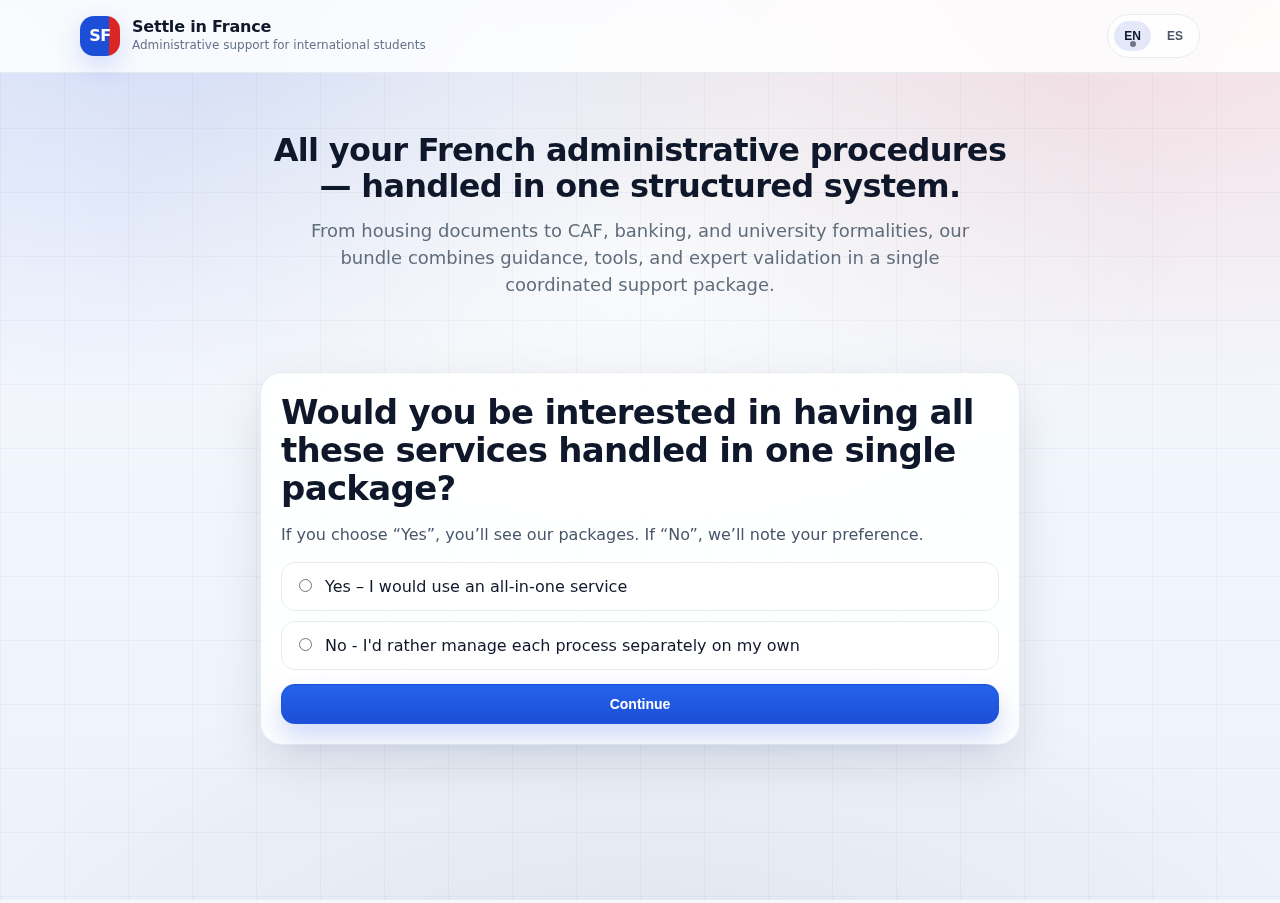
<file: index.html>
<!doctype html>
<html lang="en">
<head>
  <meta charset="utf-8" />
  <meta name="viewport" content="width=device-width,initial-scale=1" />
  <title>Settle in France — Quick question</title>
  <link rel="stylesheet" href="styles.css?v=4" />
</head>

<body id="top">

  <header class="topbar">
    <div class="container topbar__inner">

      <div class="brand">
        <div class="brand__mark" aria-hidden="true">SF</div>
        <div class="brand__text">
          <div class="brand__name">Settle in France</div>
          <div class="brand__tag" data-i18n="brand_tag_index">Administrative support for international students</div>
        </div>
      </div>

      <div class="lang">
        <button class="lang__btn" type="button" onclick="setLang('en')" id="langEn">EN</button>
        <button class="lang__btn" type="button" onclick="setLang('es')" id="langEs">ES</button>
      </div>

    </div>
  </header>

  <main>

    <section class="hero">
      <div class="container narrow">
        <h1 class="hero__title" data-i18n="hero_title">
          All your French administrative procedures — handled in one structured system.
        </h1>

        <p class="hero__subtitle" data-i18n="hero_subtitle">
          From housing documents to CAF, banking, and university formalities,
          our bundle combines guidance, tools, and expert validation in a single coordinated support package.
        </p>
      </div>
    </section>

    <!-- PHASE 1 -->
    <section class="section">
      <div class="container narrow">
        <div class="card card--center">

          <h1 class="h1" data-i18n="p1_title">
            Would you be interested in having all these services handled in one single package?
          </h1>

          <p class="muted" data-i18n="p1_sub">
            If you choose “Yes”, you’ll see our packages. If “No”, we’ll note your preference.
          </p>

          <div class="yesno">
            <label class="radio">
              <input type="radio" name="bundle" value="yes" />
              <span data-i18n="p1_yes">Yes – I would use an all-in-one service</span>
            </label>

            <label class="radio">
              <input type="radio" name="bundle" value="no" />
              <span data-i18n="p1_no">No - I'd rather manage each process separately on my own</span>
            </label>
          </div>

          <button class="btn btn--primary btn--full" type="button" onclick="submitPhase1()">
            <span data-i18n="p1_continue">Continue</span>
          </button>

          <div id="thanksBox" class="thanks" hidden data-i18n="p1_thanks">Thanks for your answer.</div>

        </div>
      </div>
    </section>

    <!-- PHASE 4 & 5 (QUICK CHECK) -->
    <section class="section" id="quickCheckSection" hidden>
      <div class="container narrow">
        <div class="card card--center">

          <h2 class="h2" data-i18n="qc_title">Quick 1-minute check</h2>
          <p class="muted" data-i18n="qc_sub">
            Help us quantify the time and stress behind administrative procedures.
          </p>

          <!-- TIME-LOSS -->
          <div class="form-row" style="margin-top:14px;">
            <label class="label" data-i18n="qc_q_time">How many hours do you expect to spend managing procedures?</label>

            <div class="yesno">
              <label class="radio">
                <input type="radio" name="hoursBucket" value="0-5">
                <span data-i18n="qc_time_1">0–5 hours</span>
              </label>

              <label class="radio">
                <input type="radio" name="hoursBucket" value="5-10">
                <span data-i18n="qc_time_2">5–10 hours</span>
              </label>

              <label class="radio">
                <input type="radio" name="hoursBucket" value="10-20">
                <span data-i18n="qc_time_3">10–20 hours</span>
              </label>

              <label class="radio">
                <input type="radio" name="hoursBucket" value="20+">
                <span data-i18n="qc_time_4">20+ hours</span>
              </label>
            </div>
          </div>

          <!-- STRESS -->
          <div class="form-row" style="margin-top:14px;">
            <label class="label" data-i18n="qc_q_stress">How stressful does it feel?</label>

            <div class="stress">
              <button class="stress__btn" type="button" onclick="setStress(1)">1</button>
              <button class="stress__btn" type="button" onclick="setStress(2)">2</button>
              <button class="stress__btn" type="button" onclick="setStress(3)">3</button>
              <button class="stress__btn" type="button" onclick="setStress(4)">4</button>
              <button class="stress__btn" type="button" onclick="setStress(5)">5</button>
            </div>

            <div class="tiny muted" id="stressHint" data-i18n="qc_stress_hint">
              1 = not stressful · 5 = extremely stressful
            </div>
          </div>

          <button class="btn btn--primary btn--full" type="button" onclick="submitQuickCheck()">
            <span data-i18n="qc_submit">Submit</span>
          </button>

        </div>
      </div>
    </section>

  </main>

  <script>
    /* ============================
       CONFIG
    ============================ */
    const SUPABASE_URL = "https://oljeghivxtdfnlgqqrlt.supabase.co";
    const SUPABASE_ANON_KEY = "sb_publishable_mV8zSvwppl_cHDDVp3q4PA_qfA65R5F";

    const SESSION_KEY = "sf_session_id_v1";
    const LANG_KEY = "sf_lang_v1";

    /* ============================
       SESSION + LANGUAGE
    ============================ */
    function getSessionId() {
      let id = localStorage.getItem(SESSION_KEY);
      if (!id) {
        id = crypto.randomUUID();
        localStorage.setItem(SESSION_KEY, id);
      }
      return id;
    }

    function getLang() {
      return localStorage.getItem(LANG_KEY) || "en";
    }

    /* ============================
       SUPABASE LOGGING
    ============================ */
    async function supabaseInsertEvent(event_type, payload = {}) {
      await fetch(`${SUPABASE_URL}/rest/v1/sif_events`, {
        method: "POST",
        headers: {
          "Content-Type": "application/json",
          "apikey": SUPABASE_ANON_KEY,
          "Authorization": `Bearer ${SUPABASE_ANON_KEY}`,
          "Prefer": "return=minimal"
        },
        body: JSON.stringify({
          session_id: getSessionId(),
          event_type,
          page: "index",
          lang: getLang(),
          payload
        })
      });
    }

    /* ============================
       FLOW LOGIC
    ============================ */
    let phase1Choice = null;
    let selectedStress = null;

    async function submitPhase1() {
      const choice = document.querySelector('input[name="bundle"]:checked')?.value || null;

      if (!choice) {
        alert(t("err_select_yesno"));
        return;
      }

      phase1Choice = choice;

      await supabaseInsertEvent("phase1_bundle_answer", { bundleChoice: choice });

      // Show quick check
      document.getElementById("thanksBox").hidden = true;
      document.getElementById("quickCheckSection").hidden = false;
      document.getElementById("quickCheckSection").scrollIntoView({ behavior: "smooth" });
    }

    function setStress(n) {
      selectedStress = n;
      document.querySelectorAll(".stress__btn").forEach(btn => btn.classList.remove("is-active"));
      document.querySelectorAll(".stress__btn")[n - 1].classList.add("is-active");
    }

    async function submitQuickCheck() {
      const hoursBucket = document.querySelector('input[name="hoursBucket"]:checked')?.value || null;

      if (!hoursBucket) {
        alert(t("err_select_hours"));
        return;
      }
      if (!selectedStress) {
        alert(t("err_select_stress"));
        return;
      }

      await supabaseInsertEvent("phase4_time_loss", { hoursBucket });
      await supabaseInsertEvent("phase5_stress", { stress: selectedStress });

      if (phase1Choice === "yes") {
        window.location.href = "packages.html";
      } else {
        document.getElementById("quickCheckSection").hidden = true;
        document.getElementById("thanksBox").hidden = false;
      }
    }

    /* ============================
       i18n
    ============================ */
    const I18N = {
      en: {
        brand_tag_index: "Administrative support for international students",

        hero_title: "All your French administrative procedures — handled in one structured system.",
        hero_subtitle: "From housing documents to CAF, banking, and university formalities, our bundle combines guidance, tools, and expert validation in a single coordinated support package.",

        p1_title: "Would you be interested in having all these services handled in one single package?",
        p1_sub: "If you choose “Yes”, you’ll see our packages. If “No”, we’ll note your preference.",
        p1_yes: "Yes – I would use an all-in-one service",
        p1_no: "No - I'd rather manage each process separately on my own",
        p1_continue: "Continue",
        p1_thanks: "Thanks for your answer.",

        qc_title: "Quick 1-minute check",
        qc_sub: "Help us quantify the time and stress behind administrative procedures.",
        qc_q_time: "How many hours do you expect to spend managing procedures?",
        qc_time_1: "0–5 hours",
        qc_time_2: "5–10 hours",
        qc_time_3: "10–20 hours",
        qc_time_4: "20+ hours",
        qc_q_stress: "How stressful does it feel?",
        qc_stress_hint: "1 = not stressful · 5 = extremely stressful",
        qc_submit: "Submit",

        err_select_yesno: "Please select Yes or No.",
        err_select_hours: "Please select an hours range.",
        err_select_stress: "Please select a stress level (1–5)."
      },

      es: {
        brand_tag_index: "Apoyo administrativo para estudiantes internacionales",

        hero_title: "Todos tus trámites administrativos en Francia — organizados en un sistema estructurado.",
        hero_subtitle: "Desde documentos de vivienda hasta CAF, banca y formalidades universitarias, nuestro paquete combina orientación, herramientas y validación experta en un único sistema coordinado.",

        p1_title: "¿Te interesaría tener todos estos servicios gestionados en un solo paquete?",
        p1_sub: "Si eliges “Sí”, verás nuestros paquetes. Si eliges “No”, registraremos tu preferencia.",
        p1_yes: "Sí – usaría un servicio todo-en-uno",
        p1_no: "No – prefiero gestionar cada proceso por mi cuenta",
        p1_continue: "Continuar",
        p1_thanks: "Gracias por tu respuesta.",

        qc_title: "Chequeo rápido (1 minuto)",
        qc_sub: "Ayúdanos a medir el tiempo y el estrés de los trámites administrativos.",
        qc_q_time: "¿Cuántas horas crees que dedicarás a gestionar los trámites?",
        qc_time_1: "0–5 horas",
        qc_time_2: "5–10 horas",
        qc_time_3: "10–20 horas",
        qc_time_4: "20+ horas",
        qc_q_stress: "¿Qué tan estresante se siente?",
        qc_stress_hint: "1 = nada estresante · 5 = extremadamente estresante",
        qc_submit: "Enviar",

        err_select_yesno: "Por favor, selecciona Sí o No.",
        err_select_hours: "Por favor, selecciona un rango de horas.",
        err_select_stress: "Por favor, selecciona un nivel de estrés (1–5)."
      }
    };

    function t(key) {
      const lang = getLang();
      return (I18N[lang] && I18N[lang][key]) ? I18N[lang][key] : key;
    }

    function applyTranslations() {
      const lang = getLang();

      document.querySelectorAll("[data-i18n]").forEach(el => {
        const key = el.getAttribute("data-i18n");
        if (I18N[lang] && I18N[lang][key]) el.textContent = I18N[lang][key];
      });

      document.getElementById("langEn").classList.toggle("is-active", lang === "en");
      document.getElementById("langEs").classList.toggle("is-active", lang === "es");
    }

    function setLang(lang) {
      localStorage.setItem(LANG_KEY, lang);
      applyTranslations();
    }

    // init
    applyTranslations();
  </script>

</body>
</html>
</file>
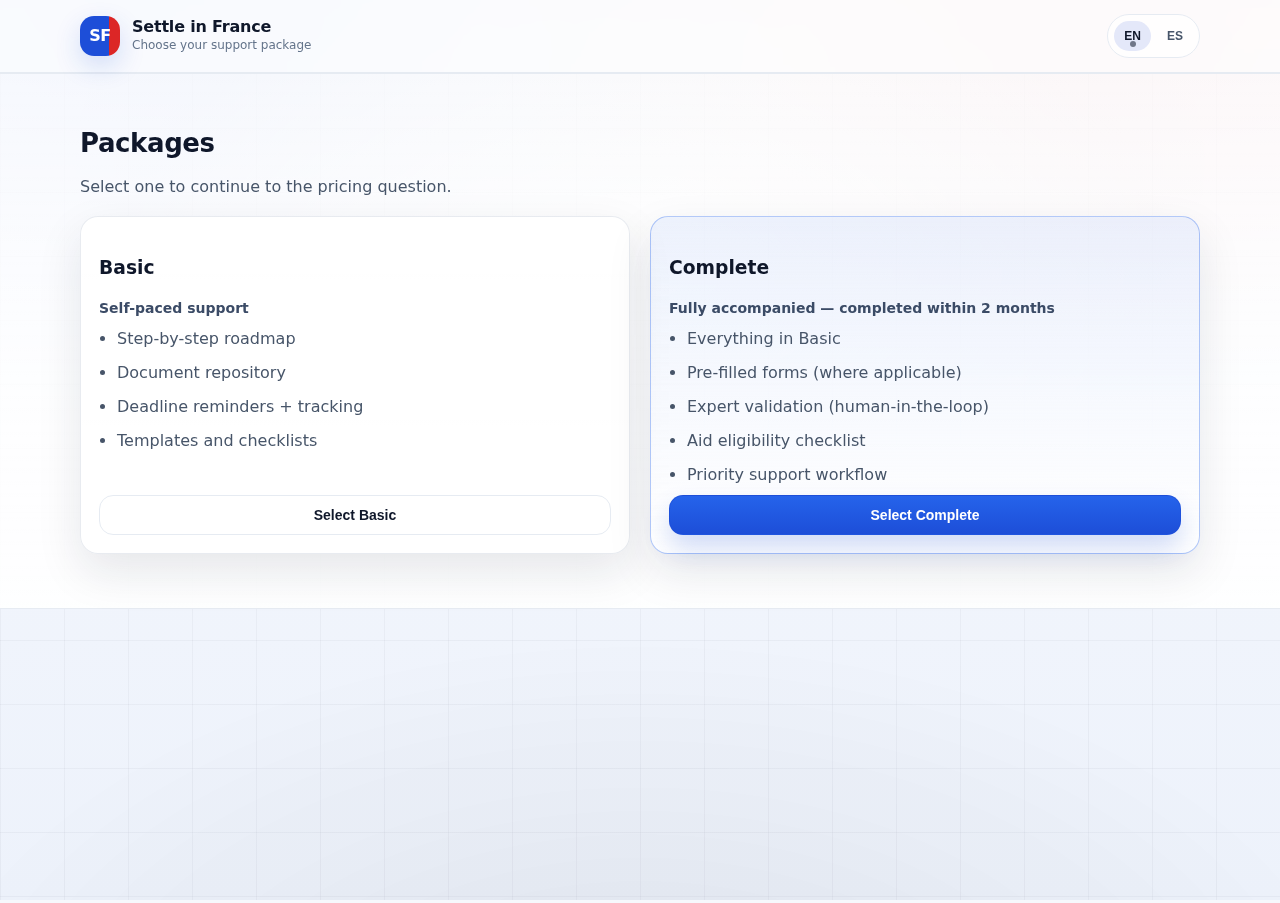
<file: packages.html>
<!doctype html>
<html lang="en">
<head>
  <meta charset="utf-8" />
  <meta name="viewport" content="width=device-width,initial-scale=1" />
  <title>Settle in France — Packages</title>
  <link rel="stylesheet" href="styles.css?v=4" />
</head>

<body id="top">

<header class="topbar">
  <div class="container topbar__inner">

    <div class="brand">
      <div class="brand__mark" aria-hidden="true">SF</div>
      <div class="brand__text">
        <div class="brand__name">Settle in France</div>
        <div class="brand__tag" data-i18n="brand_tag_packages">Choose your support package</div>
      </div>
    </div>

    <div class="lang">
      <button class="lang__btn" type="button" onclick="setLang('en')" id="langEn">EN</button>
      <button class="lang__btn" type="button" onclick="setLang('es')" id="langEs">ES</button>
    </div>

  </div>
</header>

<main>
  <section class="section section--soft">
    <div class="container">

      <div class="section__head">
        <h2 data-i18n="p2_title">Packages</h2>
        <p class="muted" data-i18n="p2_sub">Select one to continue to the pricing question.</p>
      </div>

      <div class="pricing">

        <!-- BASIC -->
        <div class="price-card">
          <div class="price-card__head">
            <h3 data-i18n="basic">Basic</h3>
            <div class="package-subtitle" data-i18n="basic_timeframe">Self-paced support</div>
          </div>

          <ul class="bullets">
            <li data-i18n="basic_b1">Step-by-step roadmap</li>
            <li data-i18n="basic_b2">Document repository</li>
            <li data-i18n="basic_b3">Deadline reminders + tracking</li>
            <li data-i18n="basic_b4">Templates and checklists</li>
          </ul>

          <button class="btn btn--secondary btn--full" type="button" onclick="selectPackage('basic')">
            <span data-i18n="select_basic">Select Basic</span>
          </button>
        </div>

        <!-- COMPLETE -->
        <div class="price-card price-card--highlight">
          <div class="price-card__head">
            <h3 data-i18n="complete">Complete</h3>
            <div class="package-subtitle" data-i18n="complete_timeframe">Fully accompanied — completed within 2 months</div>
          </div>

          <ul class="bullets">
            <li data-i18n="complete_b1">Everything in Basic</li>
            <li data-i18n="complete_b2">Pre-filled forms (where applicable)</li>
            <li data-i18n="complete_b3">Expert validation (human-in-the-loop)</li>
            <li data-i18n="complete_b4">Aid eligibility checklist</li>
            <li data-i18n="complete_b5">Priority support workflow</li>
          </ul>

          <button class="btn btn--primary btn--full" type="button" onclick="selectPackage('complete')">
            <span data-i18n="select_complete">Select Complete</span>
          </button>
        </div>

      </div>

    </div>
  </section>
</main>

<script>
  const SUPABASE_URL = "https://oljeghivxtdfnlgqqrlt.supabase.co";
  const SUPABASE_ANON_KEY = "sb_publishable_mV8zSvwppl_cHDDVp3q4PA_qfA65R5F";

  const SESSION_KEY = "sf_session_id_v1";
  const LANG_KEY = "sf_lang_v1";
  const SELECTED_KEY = "sf_selected_package_v1";

  function getSessionId() {
    let id = localStorage.getItem(SESSION_KEY);
    if (!id) {
      id = crypto.randomUUID();
      localStorage.setItem(SESSION_KEY, id);
    }
    return id;
  }

  function getLang() {
    return localStorage.getItem(LANG_KEY) || "en";
  }

  async function supabaseInsertEvent(event_type, payload = {}) {
    await fetch(`${SUPABASE_URL}/rest/v1/sif_events`, {
      method: "POST",
      headers: {
        "Content-Type": "application/json",
        "apikey": SUPABASE_ANON_KEY,
        "Authorization": `Bearer ${SUPABASE_ANON_KEY}`,
        "Prefer": "return=minimal"
      },
      body: JSON.stringify({
        session_id: getSessionId(),
        event_type,
        page: "packages",
        lang: getLang(),
        payload
      })
    });
  }

  async function selectPackage(pkg) {
    localStorage.setItem(SELECTED_KEY, pkg);

    await supabaseInsertEvent("phase2_package_selected", { selectedPackage: pkg });

    window.location.href = "wtp.html";
  }

  const I18N = {
    en: {
      brand_tag_packages: "Choose your support package",
      p2_title: "Packages",
      p2_sub: "Select one to continue to the pricing question.",

      basic: "Basic",
      basic_timeframe: "Self-paced support",
      basic_b1: "Step-by-step roadmap",
      basic_b2: "Document repository",
      basic_b3: "Deadline reminders + tracking",
      basic_b4: "Templates and checklists",
      select_basic: "Select Basic",

      complete: "Complete",
      complete_timeframe: "Fully accompanied — completed within 2 months",
      complete_b1: "Everything in Basic",
      complete_b2: "Pre-filled forms (where applicable)",
      complete_b3: "Expert validation (human-in-the-loop)",
      complete_b4: "Aid eligibility checklist",
      complete_b5: "Priority support workflow",
      select_complete: "Select Complete"
    },

    es: {
      brand_tag_packages: "Elige tu paquete de soporte",
      p2_title: "Paquetes",
      p2_sub: "Selecciona uno para continuar con la pregunta de precio.",

      basic: "Básico",
      basic_timeframe: "Soporte a tu propio ritmo",
      basic_b1: "Guía paso a paso",
      basic_b2: "Repositorio de documentos",
      basic_b3: "Recordatorios y seguimiento de plazos",
      basic_b4: "Plantillas y listas de verificación",
      select_basic: "Seleccionar Básico",

      complete: "Completo",
      complete_timeframe: "Acompañamiento completo — finalizado en 2 meses",
      complete_b1: "Todo lo incluido en Básico",
      complete_b2: "Formularios pre-rellenados (cuando aplique)",
      complete_b3: "Validación experta (humano en el circuito)",
      complete_b4: "Lista de elegibilidad para ayudas",
      complete_b5: "Soporte prioritario",
      select_complete: "Seleccionar Completo"
    }
  };

  function applyTranslations() {
    const lang = getLang();

    document.querySelectorAll("[data-i18n]").forEach(el => {
      const key = el.getAttribute("data-i18n");
      if (I18N[lang] && I18N[lang][key]) el.textContent = I18N[lang][key];
    });

    document.getElementById("langEn").classList.toggle("is-active", lang === "en");
    document.getElementById("langEs").classList.toggle("is-active", lang === "es");
  }

  function setLang(lang) {
    localStorage.setItem(LANG_KEY, lang);
    applyTranslations();
  }

  applyTranslations();
</script>

</body>
</html>
</file>
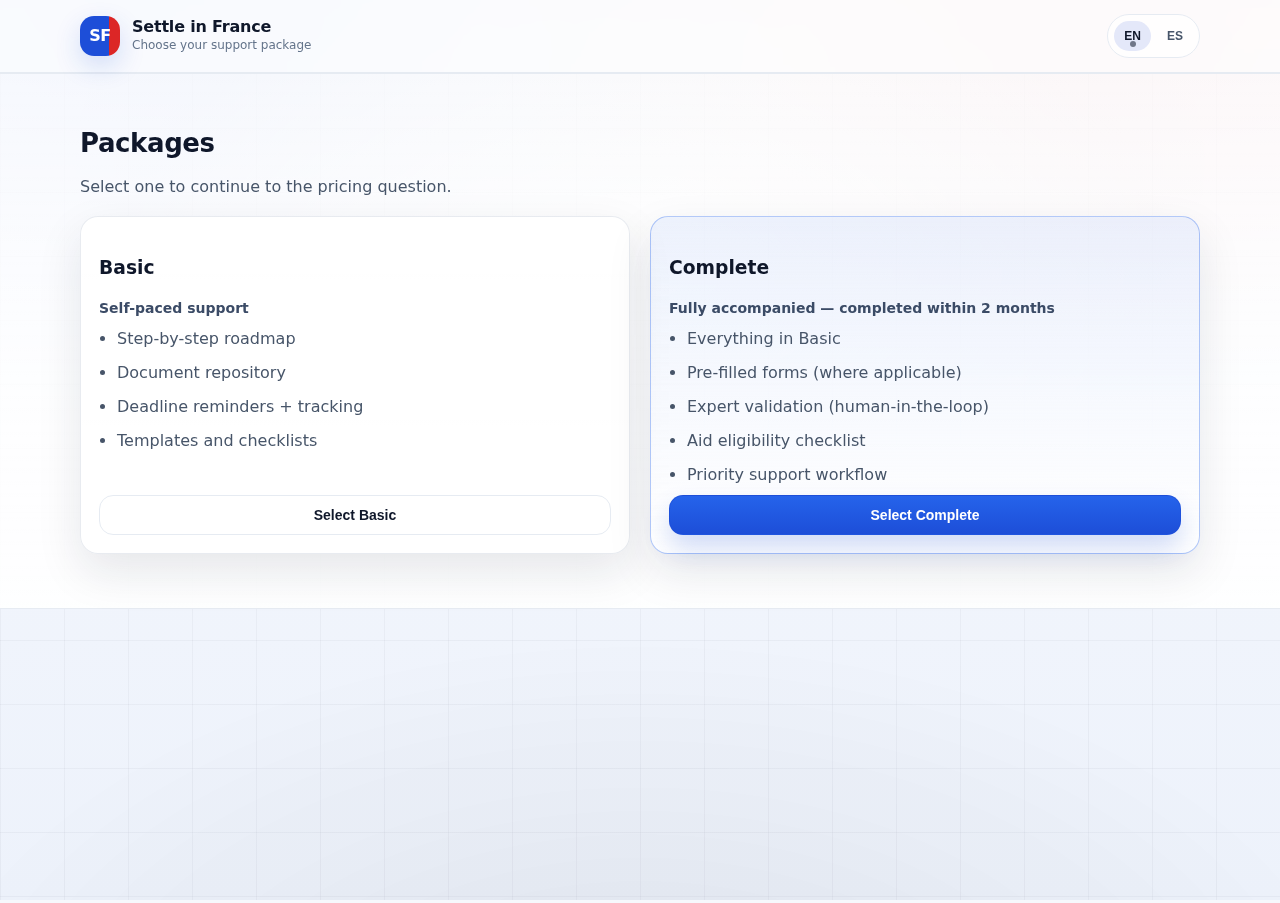
<file: wtp.html>
<!doctype html>
<html lang="en">
<head>
  <meta charset="utf-8" />
  <meta name="viewport" content="width=device-width,initial-scale=1" />
  <title>Settle in France — Pricing preference</title>
  <link rel="stylesheet" href="styles.css?v=1" />
</head>

<body id="top">

  <header class="topbar">
    <div class="container topbar__inner">

      <div class="brand">
        <div class="brand__mark" aria-hidden="true">SF</div>
        <div class="brand__text">
          <div class="brand__name">Settle in France</div>
          <div class="brand__tag" data-i18n="brand_tag_wtp">Pricing preference</div>
        </div>
      </div>

      <div class="lang">
        <button class="lang__btn" type="button" onclick="setLang('en')" id="langEn">EN</button>
        <button class="lang__btn" type="button" onclick="setLang('es')" id="langEs">ES</button>
      </div>

    </div>
  </header>

  <main>
    <section class="section">
      <div class="container narrow">
        <div class="card">

          <h2 id="title">How much would you pay?</h2>
          <p class="muted" data-i18n="p3_sub">Select an amount within the range for your chosen package.</p>

          <div class="form-row">
            <label class="label" for="wtpValue" data-i18n="p3_label">Your monthly price</label>
            <select id="wtpValue" class="select"></select>
            <div class="tiny muted" id="rangeHint" style="margin-top:8px;"></div>
          </div>

          <button class="btn btn--primary btn--full" type="button" onclick="submitWtp()">
            <span data-i18n="p3_submit">Submit</span>
          </button>

          <div id="thanksBox" class="thanks" hidden data-i18n="p3_thanks">Thanks — your response has been recorded.</div>

        </div>
      </div>
    </section>
  </main>

  <script>
    const SUPABASE_URL = "https://oljeghivxtdfnlgqqrlt.supabase.co";
    const SUPABASE_ANON_KEY = "sb_publishable_mV8zSvwppl_cHDDVp3q4PA_qfA65R5F";

    const SESSION_KEY = "sf_session_id_v1";
    const LANG_KEY = "sf_lang_v1";
    const SELECTED_KEY = "sf_selected_package_v1";

    // We intentionally use *range buckets* (instead of many single-price options)
    // to keep the form simple and avoid "too many different prices".
    // Each option stores a midpoint value for analytics + min/max for context.
    const PACKAGE_RANGES = {
      basic: {
        label: "€15–€20, €20–€25, €25–€30 / month",
        tiers: [
          { min: 15, max: 20, mid: 18 },
          { min: 20, max: 25, mid: 23 },
          { min: 25, max: 30, mid: 28 }
        ]
      },
      complete: {
        label: "€60–€80, €80–€100, €100–€120 / month",
        tiers: [
          { min: 60, max: 80, mid: 70 },
          { min: 80, max: 100, mid: 90 },
          { min: 100, max: 120, mid: 110 }
        ]
      }
    };

    function getSessionId() {
      let id = localStorage.getItem(SESSION_KEY);
      if (!id) { id = crypto.randomUUID(); localStorage.setItem(SESSION_KEY, id); }
      return id;
    }
    function getLang() { return localStorage.getItem(LANG_KEY) || "en"; }

    async function supabaseInsertEvent(event_type, payload = {}) {
      const res = await fetch(`${SUPABASE_URL}/rest/v1/sif_events`, {
        method: "POST",
        headers: {
          "Content-Type": "application/json",
          "apikey": SUPABASE_ANON_KEY,
          "Authorization": `Bearer ${SUPABASE_ANON_KEY}`,
          "Prefer": "return=minimal"
        },
        body: JSON.stringify({
          session_id: getSessionId(),
          event_type,
          page: window.location.pathname,
          lang: getLang(),
          payload
        })
      });

      if (!res.ok) {
        const txt = await res.text().catch(() => "");
        console.warn("Supabase insert failed:", res.status, txt);
      }
    }

    function buildOptions(pkgKey) {
      const sel = document.getElementById("wtpValue");
      sel.innerHTML = "";

      const placeholder = document.createElement("option");
      placeholder.value = "";
      placeholder.disabled = true;
      placeholder.selected = true;
      placeholder.textContent = (typeof t === "function") ? t("p3_placeholder") : "Select an amount";
      sel.appendChild(placeholder);

      const pkg = PACKAGE_RANGES[pkgKey];

      // Range-bucket options
      pkg.tiers.forEach(tier => {
        const opt = document.createElement("option");
        opt.value = String(tier.mid);
        opt.dataset.min = String(tier.min);
        opt.dataset.max = String(tier.max);
        opt.textContent = `€${tier.min}–€${tier.max} / month`;
        sel.appendChild(opt);
      });
    }

    function refreshDynamicTexts() {
      const pkgKey = localStorage.getItem(SELECTED_KEY);
      if (!pkgKey || !PACKAGE_RANGES[pkgKey]) return;

      document.getElementById("title").textContent =
        (pkgKey === "basic") ? t("p3_title_basic") : t("p3_title_complete");

      document.getElementById("rangeHint").textContent =
        t("allowed_range") + PACKAGE_RANGES[pkgKey].label;

      buildOptions(pkgKey);
    }

    function init() {
      const pkgKey = localStorage.getItem(SELECTED_KEY);
      if (!pkgKey || !PACKAGE_RANGES[pkgKey]) {
        window.location.href = "packages.html";
        return;
      }
      refreshDynamicTexts();
    }

    async function submitWtp() {
      const pkgKey = localStorage.getItem(SELECTED_KEY);
      const sel = document.getElementById("wtpValue");
      const wtpMid = sel?.value || null;

      const selectedOpt = sel?.selectedOptions?.[0] || null;
      const wtpMin = selectedOpt?.dataset?.min ? Number(selectedOpt.dataset.min) : null;
      const wtpMax = selectedOpt?.dataset?.max ? Number(selectedOpt.dataset.max) : null;

      if (!wtpMid) {
        alert("Please select an amount.");
        return;
      }

      await supabaseInsertEvent("phase3_wtp_submit", {
        selectedPackage: pkgKey,
        // midpoint for analytics/aggregation
        willingnessToPayEUR: Number(wtpMid),
        // bucket context (what the user actually selected)
        willingnessToPayRangeEUR: (wtpMin != null && wtpMax != null) ? { min: wtpMin, max: wtpMax } : null
      });

      document.getElementById("thanksBox").hidden = false;
    }

    init();
  </script>

  <!-- i18n (same as index) -->
  <script>
    const I18N = {
		en: {
        brand_tag_index: "Administrative support for international students",
        brand_tag_packages: "Choose your support package",
        brand_tag_wtp: "Pricing preference",

        p1_title: "Do you want support as a bundle?",
        p1_sub: "If you choose “Yes”, you’ll see our packages. If “No”, we’ll note your preference.",
        p1_yes: "Yes — bundle support",
        p1_no: "No — individual procedures",
        p1_continue: "Continue",
        p1_thanks: "Thanks for your answer.",

        p2_title: "Packages",
        p2_sub: "Select one to continue to the pricing question.",
        basic: "Basic",
        complete: "Complete",
        select_basic: "Select Basic",
        select_complete: "Select Complete",

        basic_b1: "Step-by-step roadmap",
        basic_b2: "Document repository",
        basic_b3: "Deadline reminders + tracking",
        basic_b4: "Templates and checklists",

        complete_b1: "Everything in Basic",
        complete_b2: "Pre-filled forms (where applicable)",
        complete_b3: "Expert validation (human-in-the-loop)",
        complete_b4: "Aid eligibility checklist",
        complete_b5: "Priority support workflow",

        p3_title_basic: "How much would you pay for the Basic package?",
        p3_title_complete: "How much would you pay for the Complete package?",
        p3_sub: "Select an amount within the range for your chosen package.",
        p3_label: "Your monthly price",
        p3_placeholder: "Select an amount",
        p3_submit: "Submit",
        p3_thanks: "Thanks — your response has been recorded.",
        allowed_range: "Allowed range: "
      },
      es: {
        brand_tag_index: "Apoyo administrativo para estudiantes internacionales",
        brand_tag_packages: "Elige tu paquete de apoyo",
        brand_tag_wtp: "Preferencia de precio",

        p1_title: "¿Quieres apoyo en un paquete?",
        p1_sub: "Si eliges “Sí”, verás nuestros paquetes. Si eliges “No”, registraremos tu preferencia.",
        p1_yes: "Sí — apoyo en paquete",
        p1_no: "No — trámites individuales",
        p1_continue: "Continuar",
        p1_thanks: "Gracias por tu respuesta.",

        p2_title: "Paquetes",
        p2_sub: "Elige uno para continuar con la pregunta de precio.",
        basic: "Básico",
        complete: "Completo",
        select_basic: "Elegir Básico",
        select_complete: "Elegir Completo",

        basic_b1: "Guía paso a paso",
        basic_b2: "Repositorio de documentos",
        basic_b3: "Recordatorios de plazos + seguimiento",
        basic_b4: "Plantillas y listas de verificación",

        complete_b1: "Todo lo incluido en Básico",
        complete_b2: "Formularios pre-rellenados (cuando aplique)",
        complete_b3: "Validación experta (revisión humana)",
        complete_b4: "Checklist de ayudas y elegibilidad",
        complete_b5: "Soporte prioritario",

        p3_title_basic: "¿Cuánto pagarías por el paquete Básico?",
        p3_title_complete: "¿Cuánto pagarías por el paquete Completo?",
        p3_sub: "Selecciona un importe dentro del rango de tu paquete elegido.",
        p3_label: "Tu precio mensual",
        p3_placeholder: "Selecciona un importe",
        p3_submit: "Enviar",
        p3_thanks: "Gracias — tu respuesta ha sido registrada.",
        allowed_range: "Rango permitido: "
      }
	};
    function setLang(lang){ localStorage.setItem("sf_lang_v1", lang); applyLang(lang); }
    function getLangLocal(){ return localStorage.getItem("sf_lang_v1") || "en"; }
    function t(key){ const lang = getLangLocal(); return (I18N[lang] && I18N[lang][key]) ? I18N[lang][key] : key; }
    function applyLang(lang){
      const enBtn = document.getElementById("langEn");
      const esBtn = document.getElementById("langEs");
      if (enBtn && esBtn) { enBtn.classList.toggle("is-active", lang === "en"); esBtn.classList.toggle("is-active", lang === "es"); }
      document.querySelectorAll("[data-i18n]").forEach(el=>{ el.textContent = t(el.getAttribute("data-i18n")); });
      if (typeof refreshDynamicTexts === "function") refreshDynamicTexts();
    }
    /* IMPORTANT: paste the full I18N object from index.html here */
    applyLang(getLangLocal());
  </script>

</body>
</html>
</file>
<file: styles.css>
/* styles.css — replace the entire file with this (applies to ALL pages) */

:root{
  --bg0: #f6f8fc;
  --bg1: #eef2f8;

  --surface: #ffffff;
  --surface2: #fbfcff;

  --text: #0f172a;
  --muted: #475569;
  --muted2:#64748b;

  --line: #e6ebf2;
  --shadow: 0 18px 50px rgba(2, 6, 23, 0.10);

  --blue: #1d4ed8;
  --red:  #dc2626;
  --blueSoft: rgba(29, 78, 216, 0.12);
  --redSoft:  rgba(220, 38, 38, 0.10);

  --radius: 16px;
  --radius2: 22px;

  --max: 1120px;
  --font: ui-sans-serif, system-ui, -apple-system, Segoe UI, Roboto, Helvetica, Arial;
}

*{ box-sizing: border-box; }
html, body{ height: 100%; }

body{
  margin: 0;
  font-family: var(--font);
  color: var(--text);
  background: var(--bg0);
  line-height: 1.45;
}

/* Background layers */
body::before{
  content:"";
  position: fixed;
  inset: 0;
  z-index: -2;
  background:
    radial-gradient(1100px 650px at 10% 0%, rgba(29,78,216,0.16), transparent 62%),
    radial-gradient(1100px 650px at 90% 0%, rgba(220,38,38,0.13), transparent 62%),
    radial-gradient(900px 520px at 50% 18%, rgba(15,23,42,0.06), transparent 65%),
    linear-gradient(to bottom, #f7f9fe 0%, #edf2fb 100%);
}

body::after{
  content:"";
  position: fixed;
  inset: 0;
  z-index: -1;
  pointer-events: none;
  opacity: 0.85;
  background:
    linear-gradient(to right, rgba(15,23,42,0.04) 1px, transparent 1px) 0 0/64px 64px,
    linear-gradient(to bottom, rgba(15,23,42,0.04) 1px, transparent 1px) 0 0/64px 64px,
    radial-gradient(900px 520px at 50% 30%, rgba(255,255,255,0.85), transparent 60%),
    radial-gradient(1200px 720px at 50% 120%, rgba(2,6,23,0.08), transparent 65%);
}

a{ color: inherit; text-decoration: none; }

.container{
  width: min(var(--max), calc(100% - 40px));
  margin: 0 auto;
}

.narrow{
  width: min(760px, calc(100% - 40px));
  margin: 0 auto;
}

/* Topbar */
.topbar{
  position: sticky;
  top: 0;
  z-index: 40;
  background: rgba(255,255,255,0.84);
  backdrop-filter: blur(10px);
  border-bottom: 1px solid var(--line);
}

.topbar__inner{
  display: flex;
  align-items: center;
  justify-content: space-between;
  gap: 16px;
  padding: 14px 0;
}

/* Brand */
.brand{ display:flex; gap: 12px; align-items:center; }

.brand__mark{
  width: 40px;
  height: 40px;
  border-radius: 14px;
  display:flex;
  align-items:center;
  justify-content:center;
  font-weight: 900;
  letter-spacing: -0.4px;
  color: #fff;
  background: linear-gradient(90deg, var(--blue) 0 72%, var(--red) 72% 100%);
  box-shadow: 0 10px 26px rgba(29,78,216,0.18);
}

.brand__name{
  font-weight: 900;
  letter-spacing: -0.2px;
  line-height: 1.1;
}

.brand__tag{
  font-size: 12px;
  color: var(--muted2);
  margin-top: 2px;
}

/* Sections */
.section{
  padding: 54px 0;
}

.section--soft{
  position: relative;
  background: linear-gradient(180deg, rgba(255,255,255,0.75), rgba(255,255,255,0.92));
  border-top: 1px solid var(--line);
  border-bottom: 1px solid var(--line);
}

.section__head{
  margin-bottom: 18px;
}

/* Hero */
.hero{
  padding: 60px 20px 20px;
  text-align: center;
}

.hero__title{
  font-size: 32px;
  font-weight: 700;
  margin-bottom: 12px;
}

.hero__subtitle{
  font-size: 18px;
  color: #5f6c7b;
  max-width: 700px;
  margin: 0 auto;
  line-height: 1.5;
}

/* Typography */
h1, .h1{
  margin: 0 0 10px;
  font-size: 34px;
  letter-spacing: -0.7px;
  line-height: 1.12;
}

h2, .h2{
  margin: 0 0 8px;
  font-size: 26px;
  letter-spacing: -0.4px;
  line-height: 1.18;
}

.muted{ color: var(--muted); }
.tiny{ font-size: 12px; }

/* Cards */
.card{
  background: rgba(255,255,255,0.92);
  border: 1px solid rgba(30, 60, 110, 0.10);
  border-radius: var(--radius2);
  box-shadow: var(--shadow);
  padding: 20px;
}

.card--center{
  text-align: left;
}

/* Radio blocks */
.yesno{
  display: grid;
  gap: 10px;
  margin: 14px 0;
}

.radio{
  display:flex;
  align-items:flex-start;
  gap: 10px;
  padding: 12px 12px;
  border-radius: 14px;
  border: 1px solid var(--line);
  background: rgba(255,255,255,0.75);
}

.radio input{
  margin-top: 4px;
}

/* Packages grid */
.pricing{
  display:grid;
  grid-template-columns: repeat(2, minmax(0, 1fr));
  gap: 20px;
  align-items: stretch;
}

.price-card{
  background: rgba(255,255,255,0.92);
  border: 1px solid rgba(30, 60, 110, 0.10);
  border-radius: 18px;
  padding: 18px;
  box-shadow: 0 18px 45px rgba(15, 25, 50, 0.10);
  display:flex;
  flex-direction:column;
}

.price-card--highlight{
  background: linear-gradient(180deg, rgba(37,99,235,0.08), rgba(255,255,255,0.92));
  border-color: rgba(37,99,235,0.35);
}

.price-card__head{
  display:block;
}

.package-subtitle{
  margin-top: 4px;
  font-size: 14px;
  font-weight: 600;
  color: #3b4b66;
  line-height: 1.4;
  max-width: 100%;
}

/* Lists */
.bullets{
  margin: 0;
  padding-left: 18px;
  color: var(--muted);
  line-height: 1.75;
  flex: 1;
}

.bullets li{ margin: 6px 0; }

/* Form elements */
.form-row{
  margin: 12px 0;
}

.label{
  display:block;
  font-size: 13px;
  color: var(--muted2);
  margin-bottom: 6px;
}

.select{
  width: 100%;
  padding: 12px 12px;
  border-radius: 14px;
  border: 1px solid var(--line);
  background: var(--surface2);
  color: var(--text);
  outline: none;
  transition: border-color .12s ease, box-shadow .12s ease, background .12s ease;
}

.select:focus{
  border-color: rgba(29,78,216,0.55);
  box-shadow: 0 0 0 4px rgba(29,78,216,0.12);
  background: #fff;
}

/* Buttons */
.btn{
  display:inline-flex;
  align-items:center;
  justify-content:center;
  gap: 8px;

  border-radius: 14px;
  padding: 11px 14px;
  border: 1px solid var(--line);

  cursor: pointer;
  font-weight: 900;
  font-size: 14px;

  transition: transform .08s ease, box-shadow .12s ease, border-color .12s ease, background .12s ease;
  user-select: none;
}

.btn:active{ transform: translateY(1px); }
.btn--full{ width: 100%; }

.btn--primary{
  color: #fff;
  border-color: rgba(29,78,216,0.65);
  background: linear-gradient(180deg, #2563eb, #1d4ed8);
  box-shadow: 0 14px 26px rgba(29,78,216,0.20);
}

.btn--primary:hover{
  border-color: rgba(29,78,216,0.85);
  box-shadow: 0 18px 34px rgba(29,78,216,0.26);
}

.btn--secondary{
  color: var(--text);
  background: #fff;
}

.btn--secondary:hover{
  border-color: rgba(29,78,216,0.25);
  box-shadow: 0 12px 26px rgba(2, 6, 23, 0.08);
}

/* Ensure buttons align at bottom of cards */
.price-card button,
.price-card .btn{
  margin-top: auto;
}

/* Stress buttons (Quick Check) */
.stress{
  display:flex;
  gap:10px;
  margin-top:10px;
  justify-content:flex-start;
  flex-wrap:wrap;
}

.stress__btn{
  min-width:44px;
  height:40px;
  border-radius:12px;
  border:1px solid rgba(30, 60, 110, 0.18);
  background: rgba(255,255,255,0.85);
  font-weight:900;
  cursor:pointer;
}

.stress__btn.is-active{
  border-color: rgba(37,99,235,0.55);
  box-shadow: 0 10px 25px rgba(37,99,235,0.18);
}

/* Feedback / thanks */
.thanks{
  margin-top: 14px;
  padding: 12px;
  border-radius: 14px;
  border: 1px solid rgba(29,78,216,0.18);
  background: rgba(29,78,216,0.06);
  color: var(--text);
}

/* Language toggle */
.lang{
  display: inline-flex;
  gap: 6px;
  padding: 6px;
  border: 1px solid var(--line);
  border-radius: 999px;
  background: rgba(255,255,255,0.75);
}

.lang__btn{
  border: 0;
  background: transparent;
  padding: 8px 10px;
  border-radius: 999px;
  cursor: pointer;
  font-weight: 900;
  font-size: 12px;
  color: var(--muted);
}

.lang__btn.is-active{
  background: rgba(29,78,216,0.12);
  color: var(--text);
  position: relative;
}

.lang__btn.is-active::after{
  content:"";
  position:absolute;
  left:50%;
  bottom:4px;
  transform:translateX(-50%);
  width:6px;
  height:6px;
  border-radius:999px;
  background: currentColor;
  opacity: 0.55;
}

/* Small polish: smoother section spacing on short pages */
main{
  min-height: calc(100vh - 70px);
}

/* Responsive */
@media (max-width: 980px){
  .pricing{ grid-template-columns: 1fr; }
  .section{ padding: 44px 0; }
  h1, .h1{ font-size: 30px; }
}
</file>
